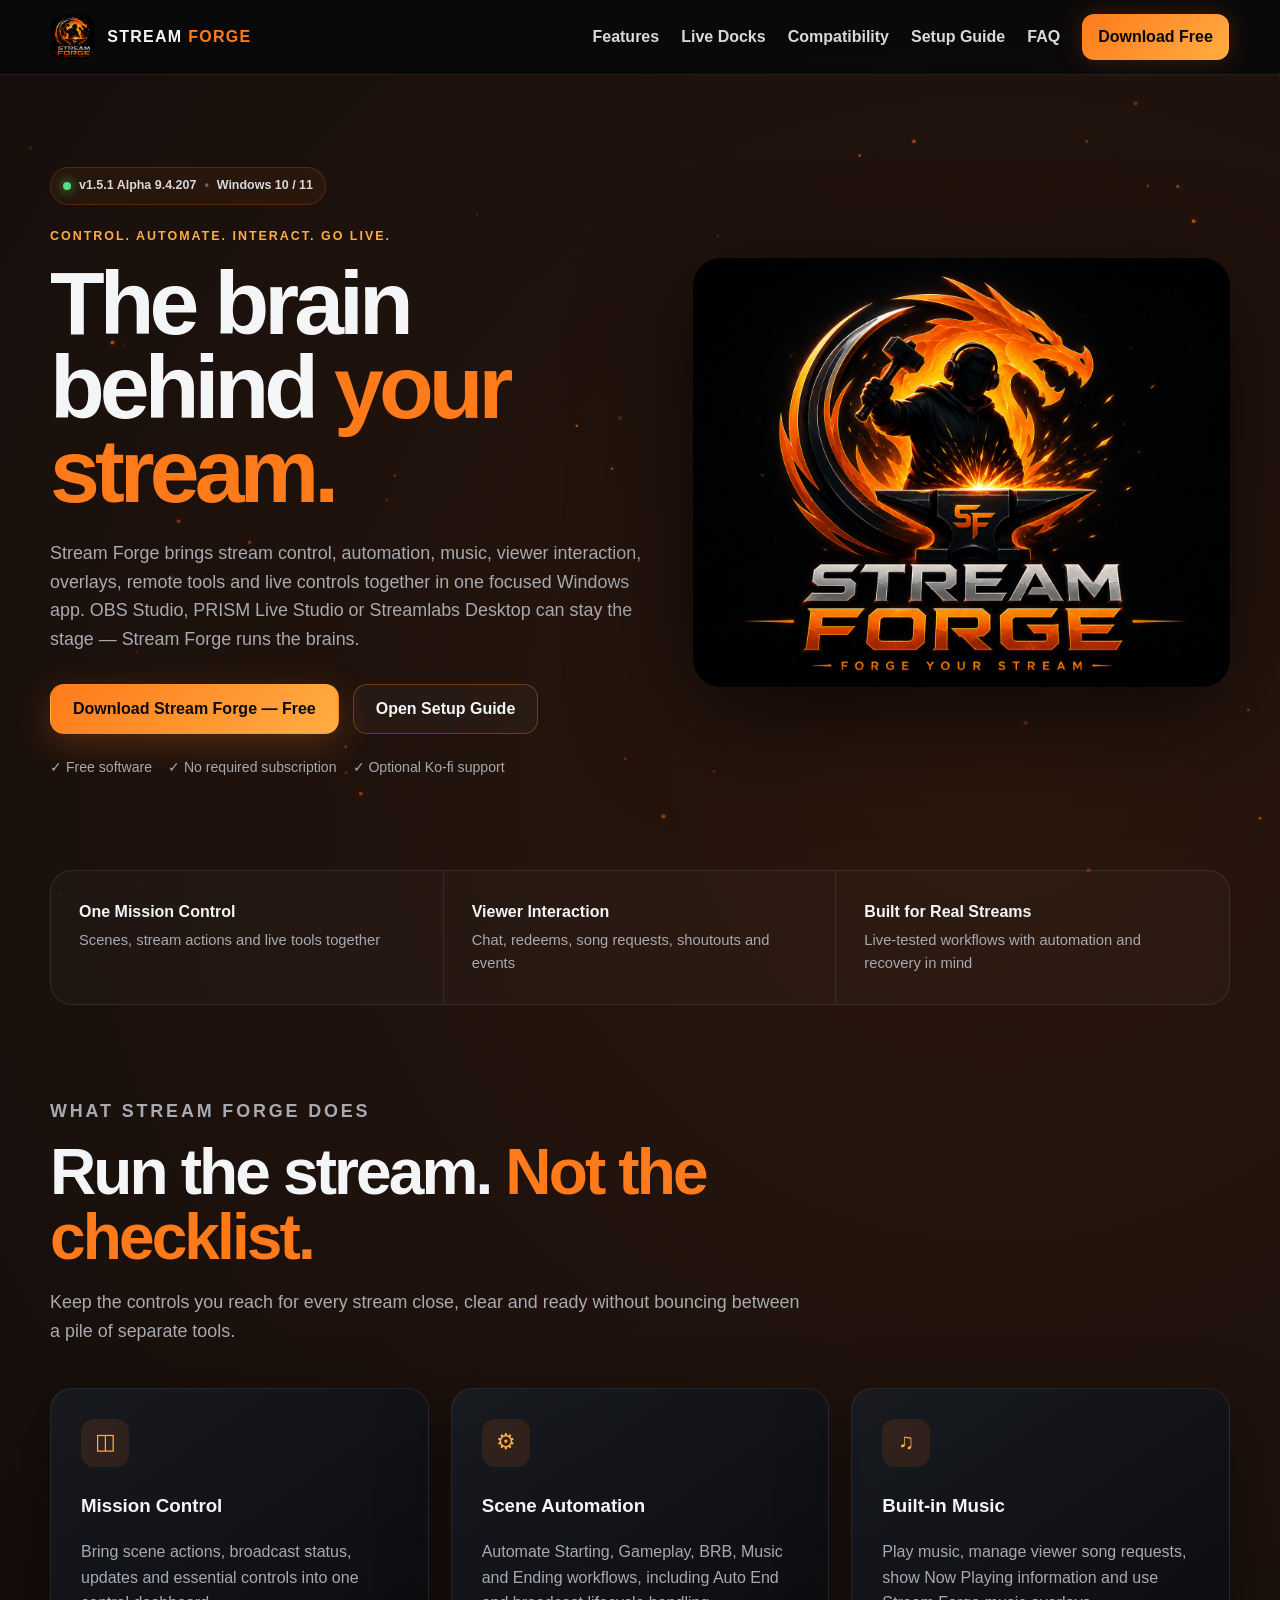
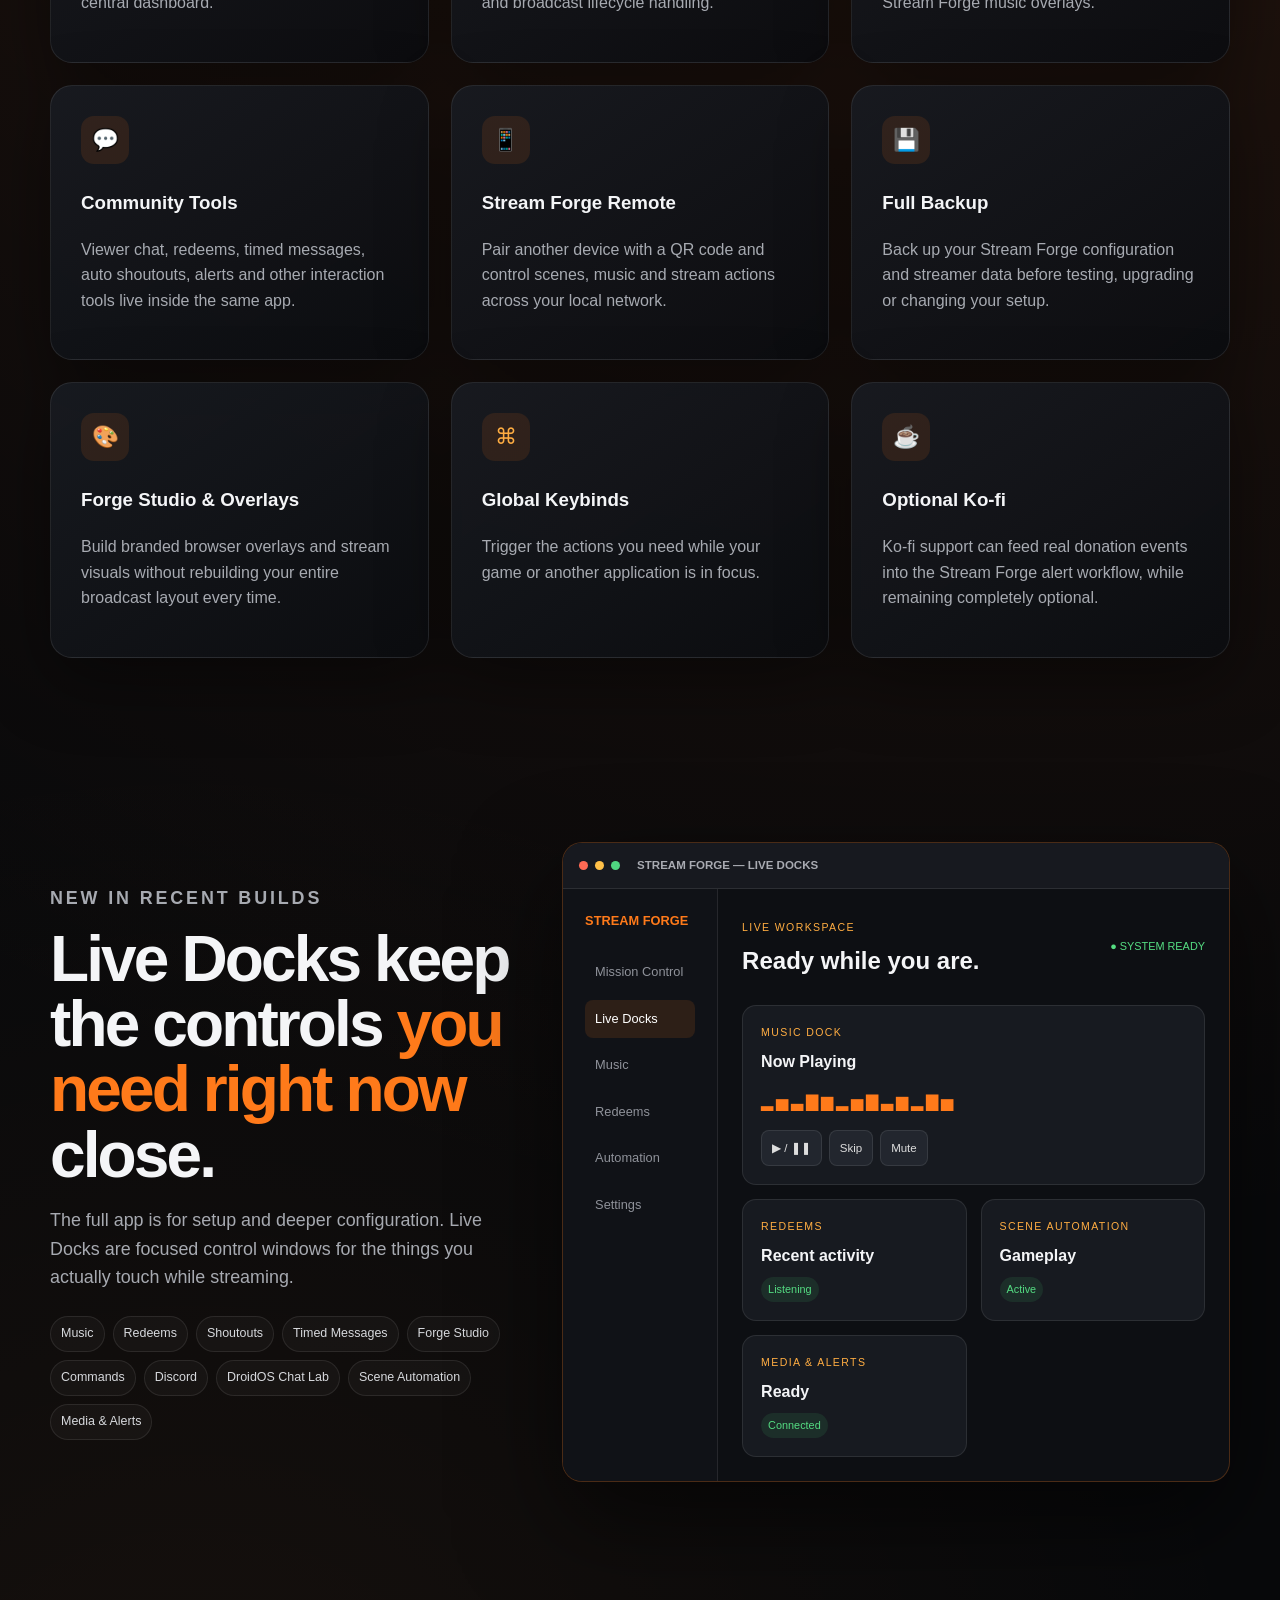
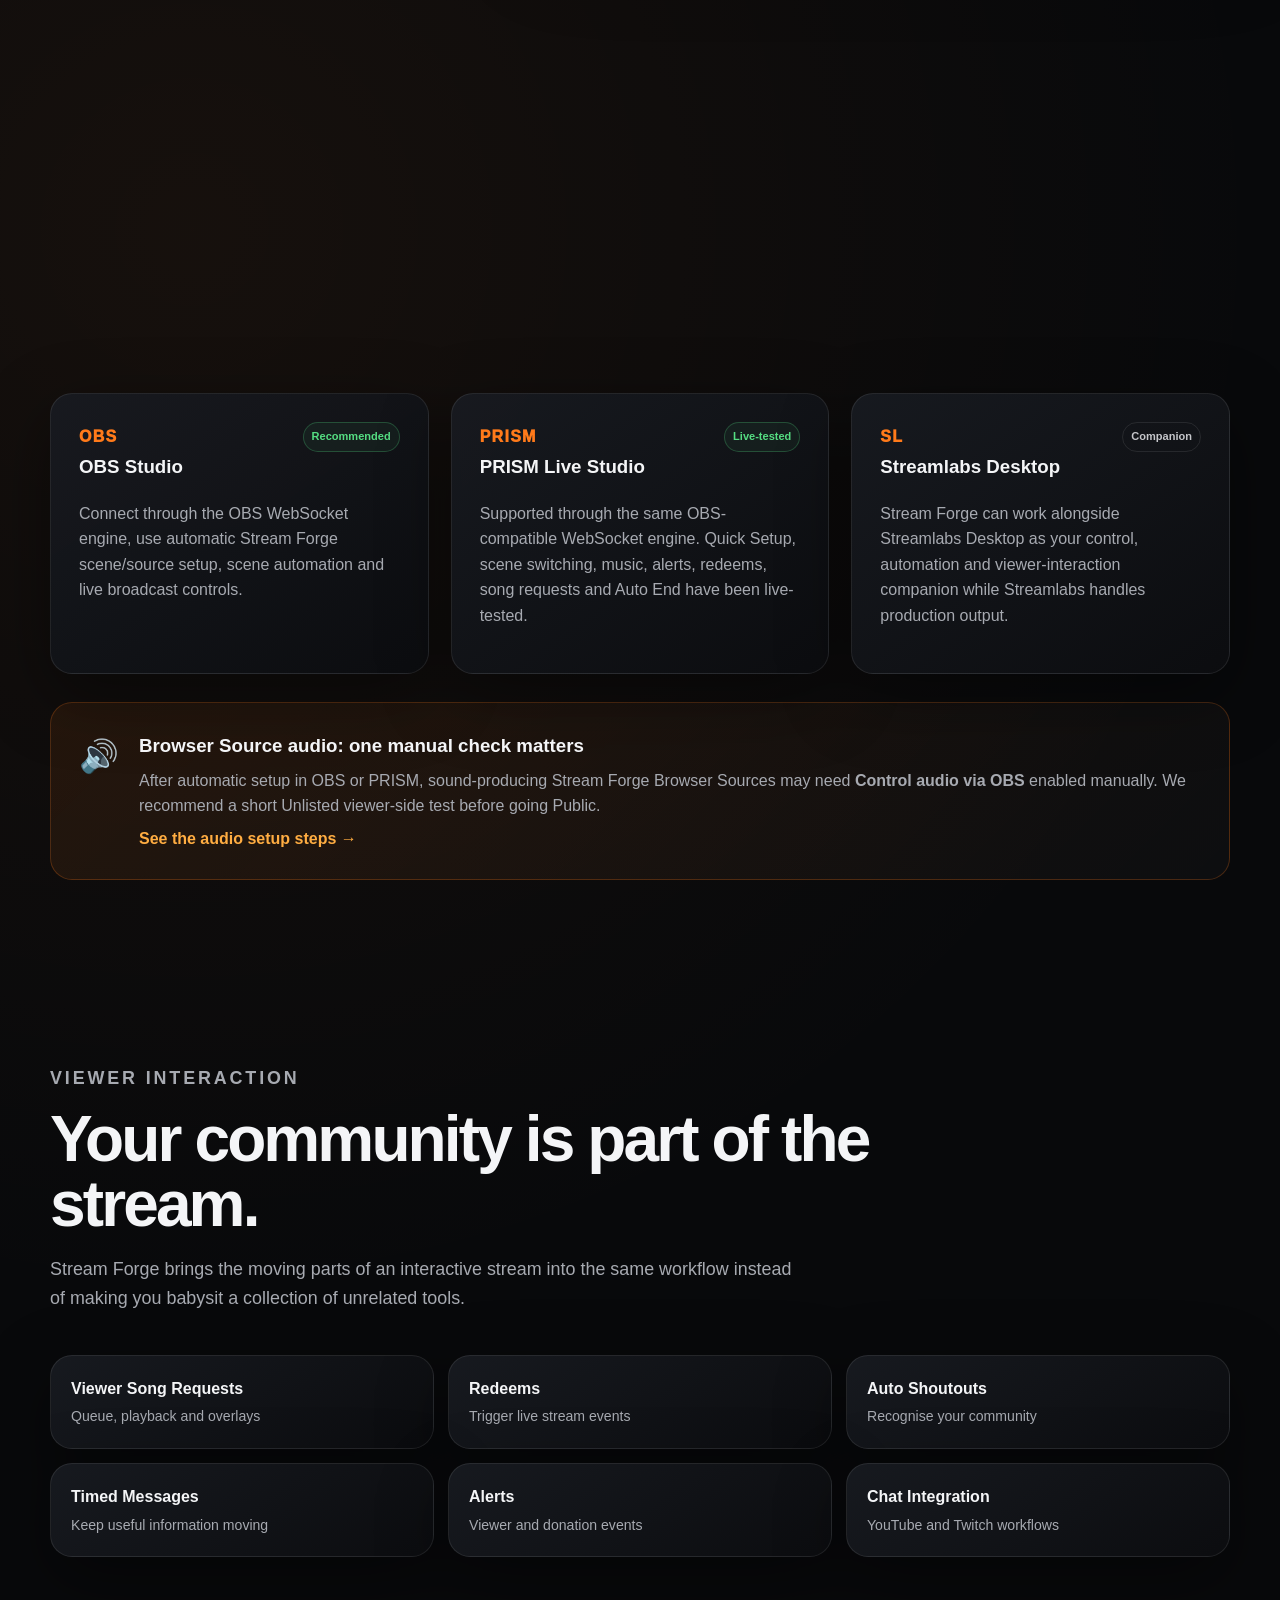
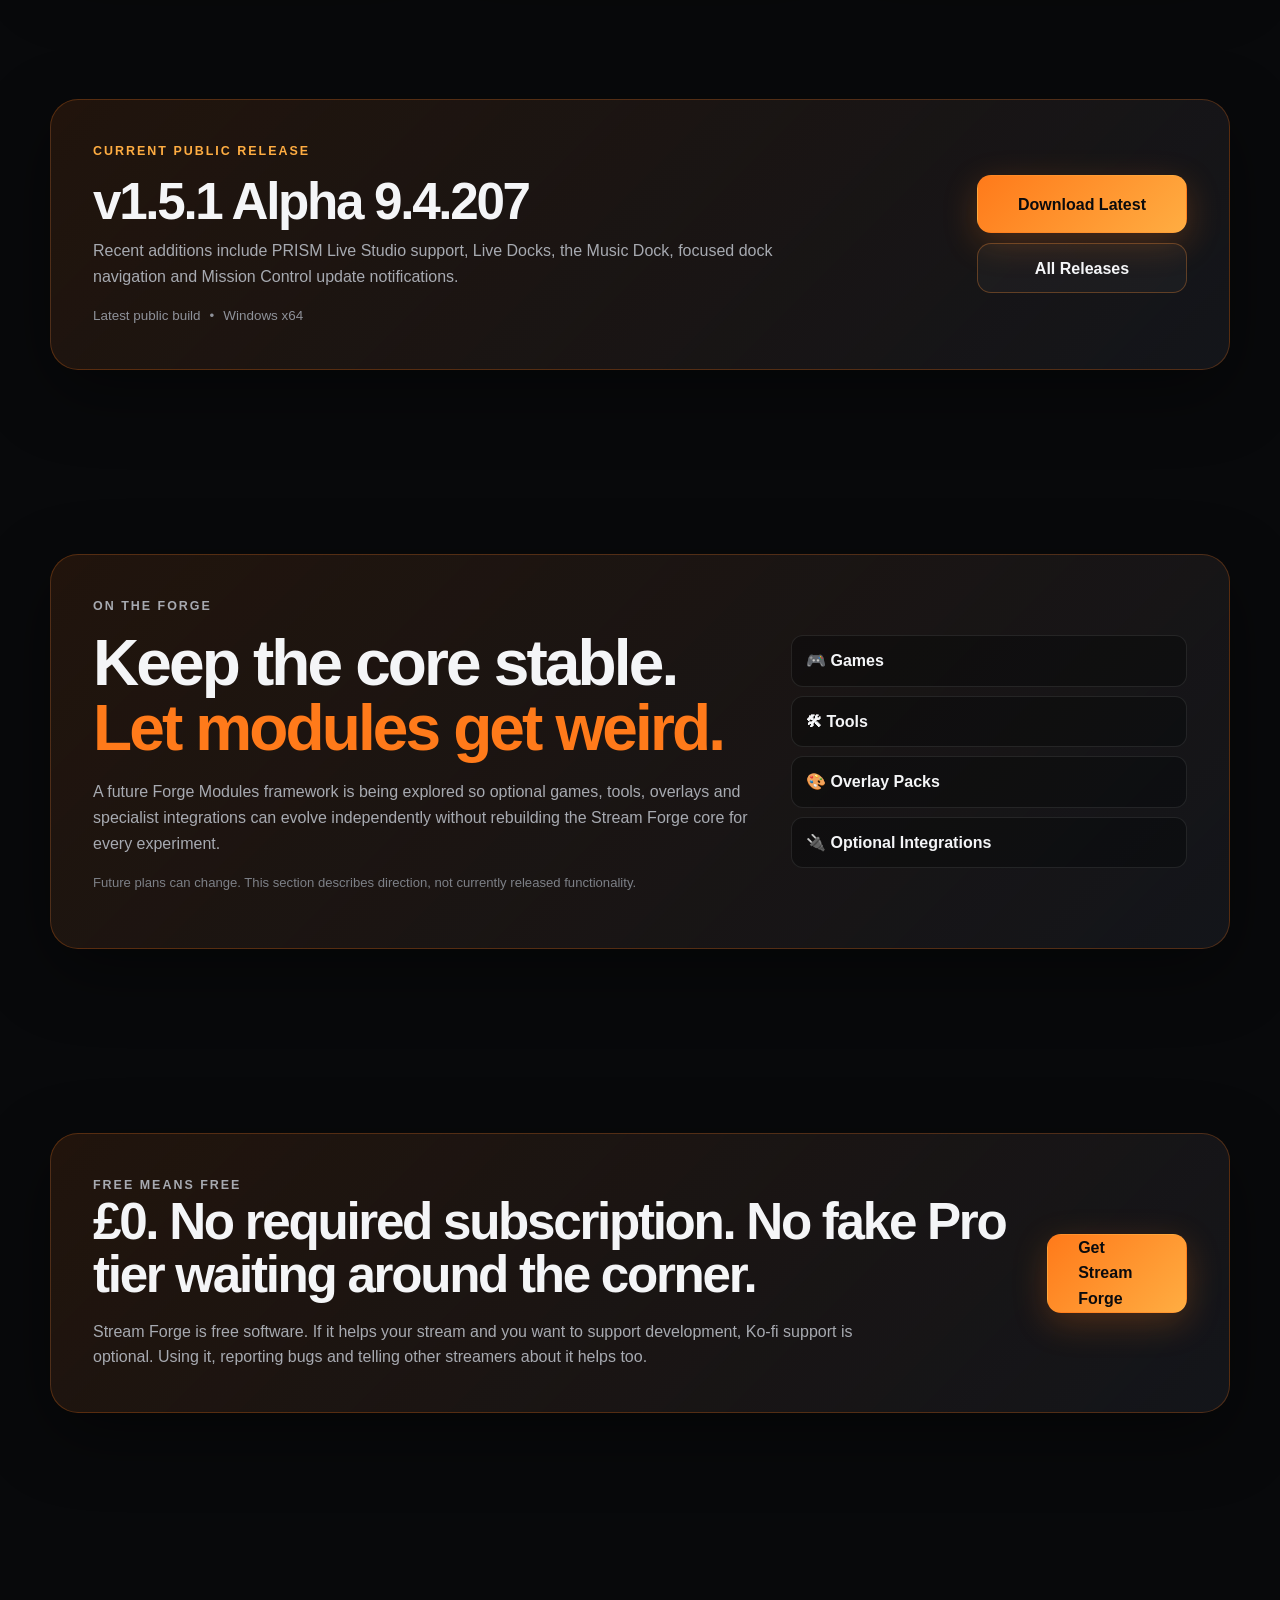
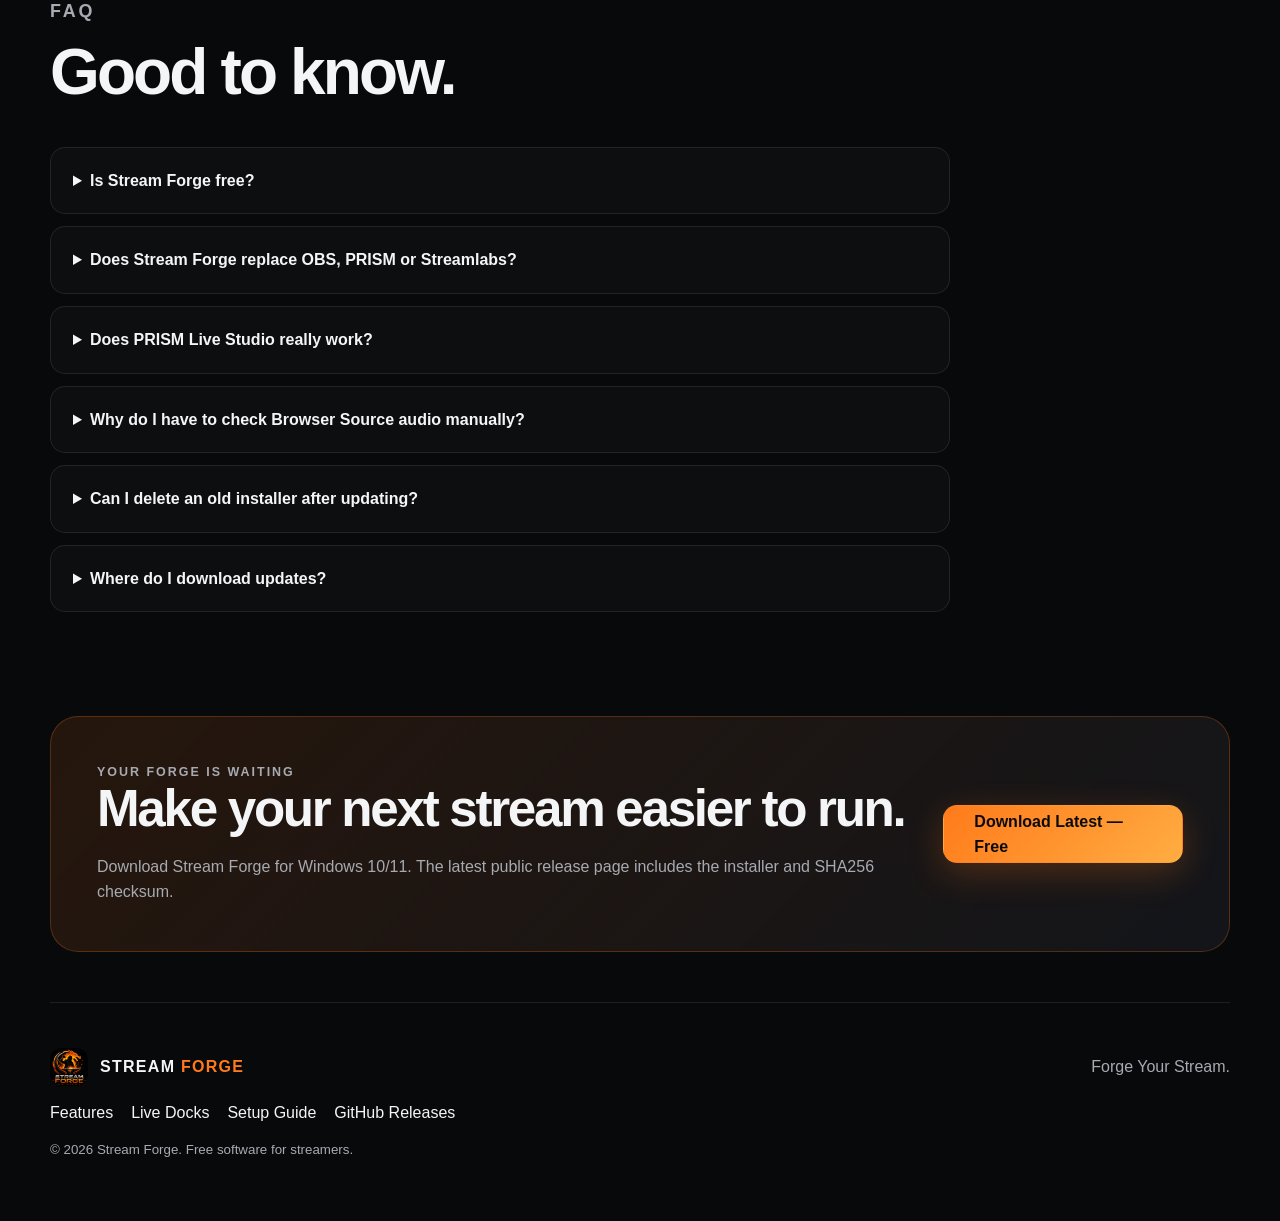
<file: index.html>
<!doctype html>
<html lang="en">
<head>
  <meta charset="utf-8">
  <meta name="viewport" content="width=device-width, initial-scale=1">
  <meta name="theme-color" content="#08090b">
  <meta name="description" content="Stream Forge is the brain behind your stream — automation, music, viewer interaction, overlays, remote control and live tools for Windows streamers.">
  <meta property="og:title" content="Stream Forge — Forge Your Stream">
  <meta property="og:description" content="Run the stream, not the checklist. Free Windows stream control, automation, music, viewer interaction and live tools.">
  <meta property="og:type" content="website">
  <meta property="og:url" content="https://forgeyourstream.com/">
  <meta property="og:image" content="https://forgeyourstream.com/assets/stream-forge-logo.png">
  <meta name="twitter:card" content="summary_large_image">
  <title>Stream Forge — The Brain Behind Your Stream</title>
  <link rel="icon" href="assets/stream-forge-logo.png">
  <link rel="stylesheet" href="styles.css">
  <script defer src="script.js"></script>
</head>
<body>
  <canvas id="embers" aria-hidden="true"></canvas>

  <header class="site-header">
    <a class="brand" href="#top" aria-label="Stream Forge home">
      <img src="assets/stream-forge-logo.png" alt="">
      <span>STREAM <strong>FORGE</strong></span>
    </a>

    <button class="menu-toggle" aria-expanded="false" aria-controls="main-nav">Menu</button>

    <nav id="main-nav" aria-label="Main navigation">
      <a href="#features">Features</a>
      <a href="#live-docks">Live Docks</a>
      <a href="#compatibility">Compatibility</a>
      <a href="tutorials.html">Setup Guide</a>
      <a href="#faq">FAQ</a>
      <a class="nav-cta" data-download-link href="https://github.com/darkknasgaming/Stream-Forge-Releases/releases/latest">Download Free</a>
    </nav>
  </header>

  <main id="top">
    <section class="hero section">
      <div class="hero-copy reveal">
        <div class="release-chip">
          <span class="live-dot"></span>
          <span data-latest-version>v1.5.1 Alpha 9.4.207</span>
          <span class="chip-divider">•</span>
          <span>Windows 10 / 11</span>
        </div>
        <p class="eyebrow">Control. Automate. Interact. Go live.</p>
        <h1>The brain behind <span>your stream.</span></h1>
        <p class="lead">
          Stream Forge brings stream control, automation, music, viewer interaction,
          overlays, remote tools and live controls together in one focused Windows app.
          OBS Studio, PRISM Live Studio or Streamlabs Desktop can stay the stage — Stream Forge runs the brains.
        </p>
        <div class="hero-actions">
          <a class="button primary spark-button" data-download-link href="https://github.com/darkknasgaming/Stream-Forge-Releases/releases/latest">Download Stream Forge — Free</a>
          <a class="button secondary" href="tutorials.html">Open Setup Guide</a>
        </div>
        <div class="hero-notes">
          <span>✓ Free software</span>
          <span>✓ No required subscription</span>
          <span>✓ Optional Ko-fi support</span>
        </div>
      </div>

      <div class="hero-art reveal">
        <div class="hero-ring"></div>
        <div class="glow"></div>
        <img src="assets/stream-forge-logo.png" alt="Stream Forge dragon, blacksmith and anvil artwork">
      </div>
    </section>

    <section class="trust-strip" aria-label="Product highlights">
      <div><strong>One Mission Control</strong><span>Scenes, stream actions and live tools together</span></div>
      <div><strong>Viewer Interaction</strong><span>Chat, redeems, song requests, shoutouts and events</span></div>
      <div><strong>Built for Real Streams</strong><span>Live-tested workflows with automation and recovery in mind</span></div>
    </section>

    <section id="features" class="section">
      <div class="section-heading reveal">
        <p class="eyebrow">What Stream Forge does</p>
        <h2>Run the stream. <span>Not the checklist.</span></h2>
        <p>Keep the controls you reach for every stream close, clear and ready without bouncing between a pile of separate tools.</p>
      </div>

      <div class="feature-grid">
        <article class="card reveal"><span class="icon">◫</span><h3>Mission Control</h3><p>Bring scene actions, broadcast status, updates and essential controls into one central dashboard.</p></article>
        <article class="card reveal"><span class="icon">⚙</span><h3>Scene Automation</h3><p>Automate Starting, Gameplay, BRB, Music and Ending workflows, including Auto End and broadcast lifecycle handling.</p></article>
        <article class="card reveal"><span class="icon">♫</span><h3>Built-in Music</h3><p>Play music, manage viewer song requests, show Now Playing information and use Stream Forge music overlays.</p></article>
        <article class="card reveal"><span class="icon">💬</span><h3>Community Tools</h3><p>Viewer chat, redeems, timed messages, auto shoutouts, alerts and other interaction tools live inside the same app.</p></article>
        <article class="card reveal"><span class="icon">📱</span><h3>Stream Forge Remote</h3><p>Pair another device with a QR code and control scenes, music and stream actions across your local network.</p></article>
        <article class="card reveal"><span class="icon">💾</span><h3>Full Backup</h3><p>Back up your Stream Forge configuration and streamer data before testing, upgrading or changing your setup.</p></article>
        <article class="card reveal"><span class="icon">🎨</span><h3>Forge Studio & Overlays</h3><p>Build branded browser overlays and stream visuals without rebuilding your entire broadcast layout every time.</p></article>
        <article class="card reveal"><span class="icon">⌘</span><h3>Global Keybinds</h3><p>Trigger the actions you need while your game or another application is in focus.</p></article>
        <article class="card reveal"><span class="icon">☕</span><h3>Optional Ko-fi</h3><p>Ko-fi support can feed real donation events into the Stream Forge alert workflow, while remaining completely optional.</p></article>
      </div>
    </section>

    <section id="live-docks" class="section live-docks-section">
      <div class="split-copy reveal">
        <p class="eyebrow">New in recent builds</p>
        <h2>Live Docks keep the controls <span>you need right now</span> close.</h2>
        <p>
          The full app is for setup and deeper configuration. Live Docks are focused control windows for the things you actually touch while streaming.
        </p>
        <div class="dock-tags" aria-label="Available Live Docks">
          <span>Music</span><span>Redeems</span><span>Shoutouts</span><span>Timed Messages</span><span>Forge Studio</span><span>Commands</span><span>Discord</span><span>DroidOS Chat Lab</span><span>Scene Automation</span><span>Media & Alerts</span>
        </div>
      </div>

      <div class="app-window reveal" aria-label="Stream Forge Live Docks interface concept">
        <div class="window-bar"><span></span><span></span><span></span><b>STREAM FORGE — LIVE DOCKS</b></div>
        <div class="window-body">
          <aside>
            <strong>STREAM FORGE</strong>
            <a>Mission Control</a><a class="active">Live Docks</a><a>Music</a><a>Redeems</a><a>Automation</a><a>Settings</a>
          </aside>
          <div class="dashboard">
            <div class="dash-head">
              <div><small>LIVE WORKSPACE</small><h3>Ready while you are.</h3></div>
              <span class="status">● SYSTEM READY</span>
            </div>
            <div class="dock-grid">
              <div class="dock-card featured-dock"><small>MUSIC DOCK</small><b>Now Playing</b><div class="wave">▂▅▃▇▆▂▅▇▃▆▂▇▅</div><div class="dock-actions"><button>▶ / ❚❚</button><button>Skip</button><button>Mute</button></div></div>
              <div class="dock-card"><small>REDEEMS</small><b>Recent activity</b><span class="mini-status">Listening</span></div>
              <div class="dock-card"><small>SCENE AUTOMATION</small><b>Gameplay</b><span class="mini-status">Active</span></div>
              <div class="dock-card"><small>MEDIA & ALERTS</small><b>Ready</b><span class="mini-status">Connected</span></div>
            </div>
          </div>
        </div>
      </div>
    </section>

    <section id="compatibility" class="section">
      <div class="section-heading reveal">
        <p class="eyebrow">Broadcast compatibility</p>
        <h2>Stream Forge runs the brains. <span>Your broadcast software puts it on screen.</span></h2>
        <p>Stream Forge complements your broadcasting software — it does not replace it.</p>
      </div>

      <div class="compat-grid">
        <article class="compat-card reveal">
          <div class="compat-head"><span class="compat-mark">OBS</span><span class="compat-status good">Recommended</span></div>
          <h3>OBS Studio</h3>
          <p>Connect through the OBS WebSocket engine, use automatic Stream Forge scene/source setup, scene automation and live broadcast controls.</p>
        </article>
        <article class="compat-card reveal">
          <div class="compat-head"><span class="compat-mark">PRISM</span><span class="compat-status good">Live-tested</span></div>
          <h3>PRISM Live Studio</h3>
          <p>Supported through the same OBS-compatible WebSocket engine. Quick Setup, scene switching, music, alerts, redeems, song requests and Auto End have been live-tested.</p>
        </article>
        <article class="compat-card reveal">
          <div class="compat-head"><span class="compat-mark">SL</span><span class="compat-status">Companion</span></div>
          <h3>Streamlabs Desktop</h3>
          <p>Stream Forge can work alongside Streamlabs Desktop as your control, automation and viewer-interaction companion while Streamlabs handles production output.</p>
        </article>
      </div>

      <div class="audio-note reveal">
        <div class="audio-icon">🔊</div>
        <div>
          <h3>Browser Source audio: one manual check matters</h3>
          <p>After automatic setup in OBS or PRISM, sound-producing Stream Forge Browser Sources may need <strong>Control audio via OBS</strong> enabled manually. We recommend a short Unlisted viewer-side test before going Public.</p>
          <a href="tutorials.html#audio">See the audio setup steps →</a>
        </div>
      </div>
    </section>

    <section class="section interaction-section">
      <div class="section-heading reveal">
        <p class="eyebrow">Viewer interaction</p>
        <h2>Your community is part of the stream.</h2>
        <p>Stream Forge brings the moving parts of an interactive stream into the same workflow instead of making you babysit a collection of unrelated tools.</p>
      </div>
      <div class="interaction-grid">
        <div class="interaction-card reveal"><b>Viewer Song Requests</b><span>Queue, playback and overlays</span></div>
        <div class="interaction-card reveal"><b>Redeems</b><span>Trigger live stream events</span></div>
        <div class="interaction-card reveal"><b>Auto Shoutouts</b><span>Recognise your community</span></div>
        <div class="interaction-card reveal"><b>Timed Messages</b><span>Keep useful information moving</span></div>
        <div class="interaction-card reveal"><b>Alerts</b><span>Viewer and donation events</span></div>
        <div class="interaction-card reveal"><b>Chat Integration</b><span>YouTube and Twitch workflows</span></div>
      </div>
    </section>

    <section class="section current-release">
      <div class="release-panel reveal">
        <div>
          <p class="eyebrow">Current public release</p>
          <h2 data-latest-version>v1.5.1 Alpha 9.4.207</h2>
          <p class="release-subtitle">Recent additions include PRISM Live Studio support, Live Docks, the Music Dock, focused dock navigation and Mission Control update notifications.</p>
          <div class="release-meta"><span data-latest-date>Latest public build</span><span>•</span><span>Windows x64</span></div>
        </div>
        <div class="release-actions">
          <a class="button primary large" data-download-link href="https://github.com/darkknasgaming/Stream-Forge-Releases/releases/latest">Download Latest</a>
          <a class="button secondary" href="https://github.com/darkknasgaming/Stream-Forge-Releases/releases" target="_blank" rel="noopener">All Releases</a>
        </div>
      </div>
    </section>

    <section id="future" class="section future-section">
      <div class="future-panel reveal">
        <div>
          <p class="eyebrow">On the forge</p>
          <h2>Keep the core stable. <span>Let modules get weird.</span></h2>
          <p>
            A future Forge Modules framework is being explored so optional games, tools, overlays and specialist integrations can evolve independently without rebuilding the Stream Forge core for every experiment.
          </p>
          <p class="small-note">Future plans can change. This section describes direction, not currently released functionality.</p>
        </div>
        <div class="module-stack" aria-hidden="true">
          <span>🎮 Games</span>
          <span>🛠 Tools</span>
          <span>🎨 Overlay Packs</span>
          <span>🔌 Optional Integrations</span>
        </div>
      </div>
    </section>

    <section class="section free-section">
      <div class="free-panel reveal">
        <div>
          <p class="eyebrow">Free means free</p>
          <h2>£0. No required subscription. No fake Pro tier waiting around the corner.</h2>
          <p>Stream Forge is free software. If it helps your stream and you want to support development, Ko-fi support is optional. Using it, reporting bugs and telling other streamers about it helps too.</p>
        </div>
        <a class="button primary large" data-download-link href="https://github.com/darkknasgaming/Stream-Forge-Releases/releases/latest">Get Stream Forge</a>
      </div>
    </section>

    <section id="faq" class="section faq">
      <div class="section-heading reveal"><p class="eyebrow">FAQ</p><h2>Good to know.</h2></div>
      <details class="reveal"><summary>Is Stream Forge free?</summary><p>Yes. Stream Forge is free software. There are no required subscriptions or paid feature tiers. Ko-fi support is completely optional.</p></details>
      <details class="reveal"><summary>Does Stream Forge replace OBS, PRISM or Streamlabs?</summary><p>No. Stream Forge is the control, logic and automation layer. Your broadcast software remains responsible for video production and broadcast output.</p></details>
      <details class="reveal"><summary>Does PRISM Live Studio really work?</summary><p>Yes. PRISM support uses Stream Forge's existing OBS-compatible WebSocket engine and has been tested with setup, scene switching, music, alerts, redeems, song requests, reconnect behaviour and Auto End.</p></details>
      <details class="reveal"><summary>Why do I have to check Browser Source audio manually?</summary><p>OBS and PRISM do not always preserve or expose Browser Source audio exactly as expected through automated setup. For sound-producing Stream Forge sources, enable <strong>Control audio via OBS</strong>, confirm the source appears in the mixer and run an Unlisted viewer-side test.</p></details>
      <details class="reveal"><summary>Can I delete an old installer after updating?</summary><p>Yes. Once the newer version is installed and opens correctly, the older <em>downloaded installer .exe</em> can be deleted. Your Stream Forge settings and local data are stored separately.</p></details>
      <details class="reveal"><summary>Where do I download updates?</summary><p>Use the public GitHub Releases page or Stream Forge's built-in update check. Mission Control can also notify you when a newer public version is available.</p></details>
    </section>

    <section id="download" class="section download reveal">
      <div>
        <p class="eyebrow">Your forge is waiting</p>
        <h2>Make your next stream easier to run.</h2>
        <p>Download Stream Forge for Windows 10/11. The latest public release page includes the installer and SHA256 checksum.</p>
      </div>
      <a class="button primary large spark-button" data-download-link href="https://github.com/darkknasgaming/Stream-Forge-Releases/releases/latest">Download Latest — Free</a>
    </section>
  </main>

  <footer>
    <a class="brand footer-brand" href="#top"><img src="assets/stream-forge-logo.png" alt=""><span>STREAM <strong>FORGE</strong></span></a>
    <p>Forge Your Stream.</p>
    <div><a href="#features">Features</a><a href="#live-docks">Live Docks</a><a href="tutorials.html">Setup Guide</a><a href="https://github.com/darkknasgaming/Stream-Forge-Releases/releases" target="_blank" rel="noopener">GitHub Releases</a></div>
    <small>© <span id="year"></span> Stream Forge. Free software for streamers.</small>
  </footer>
</body>
</html>
</file>
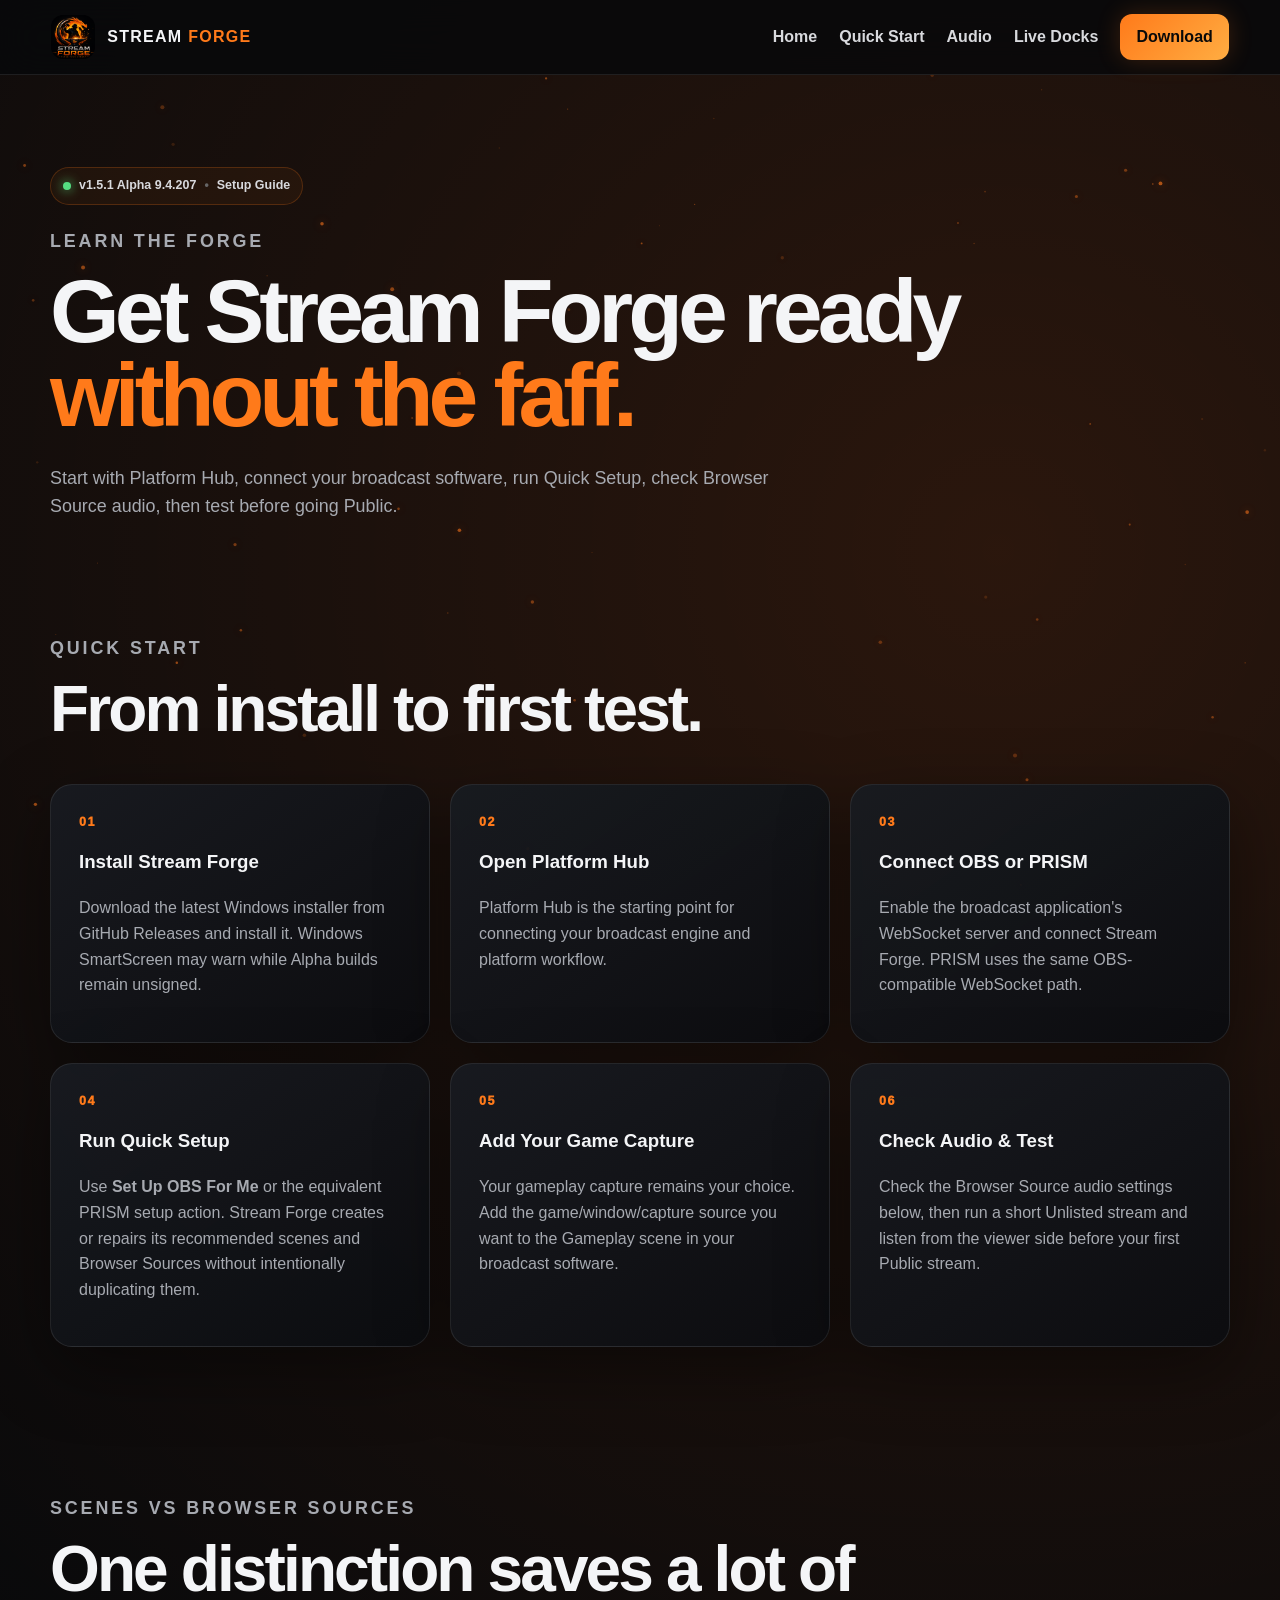
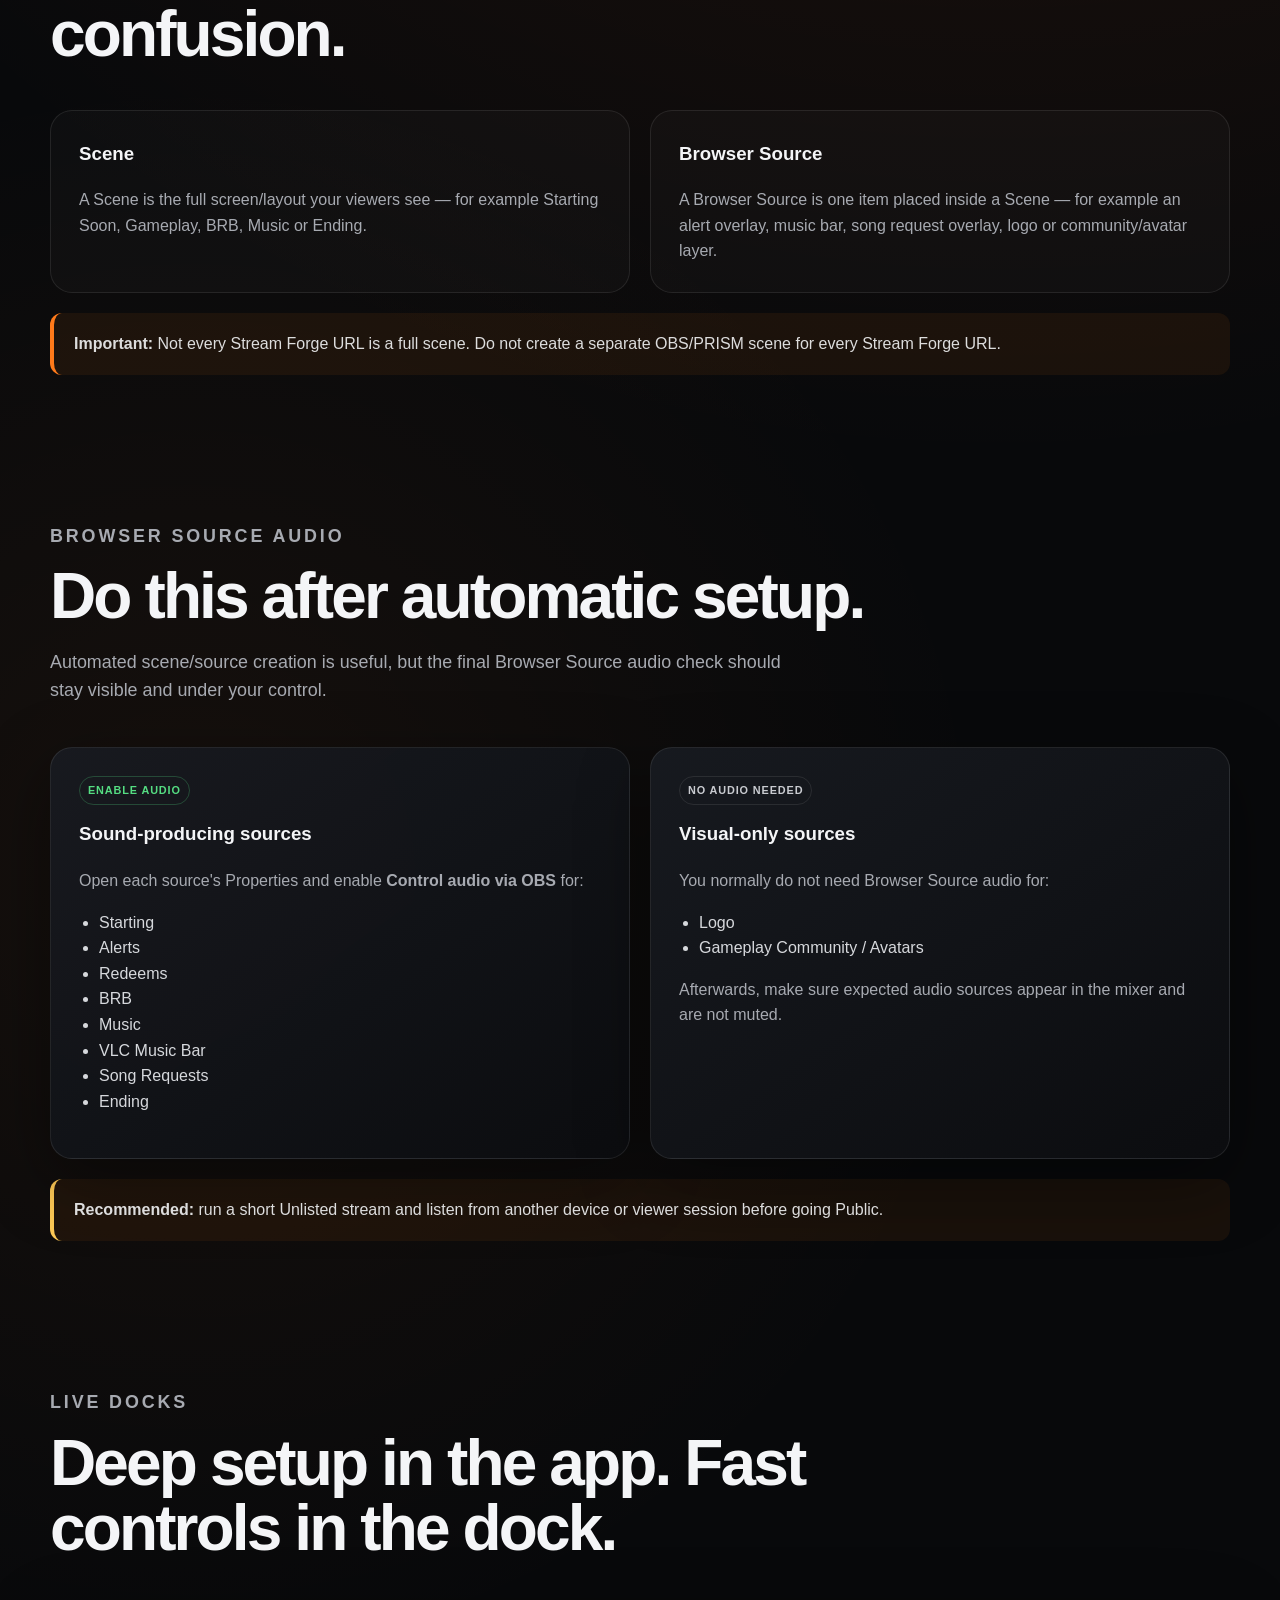
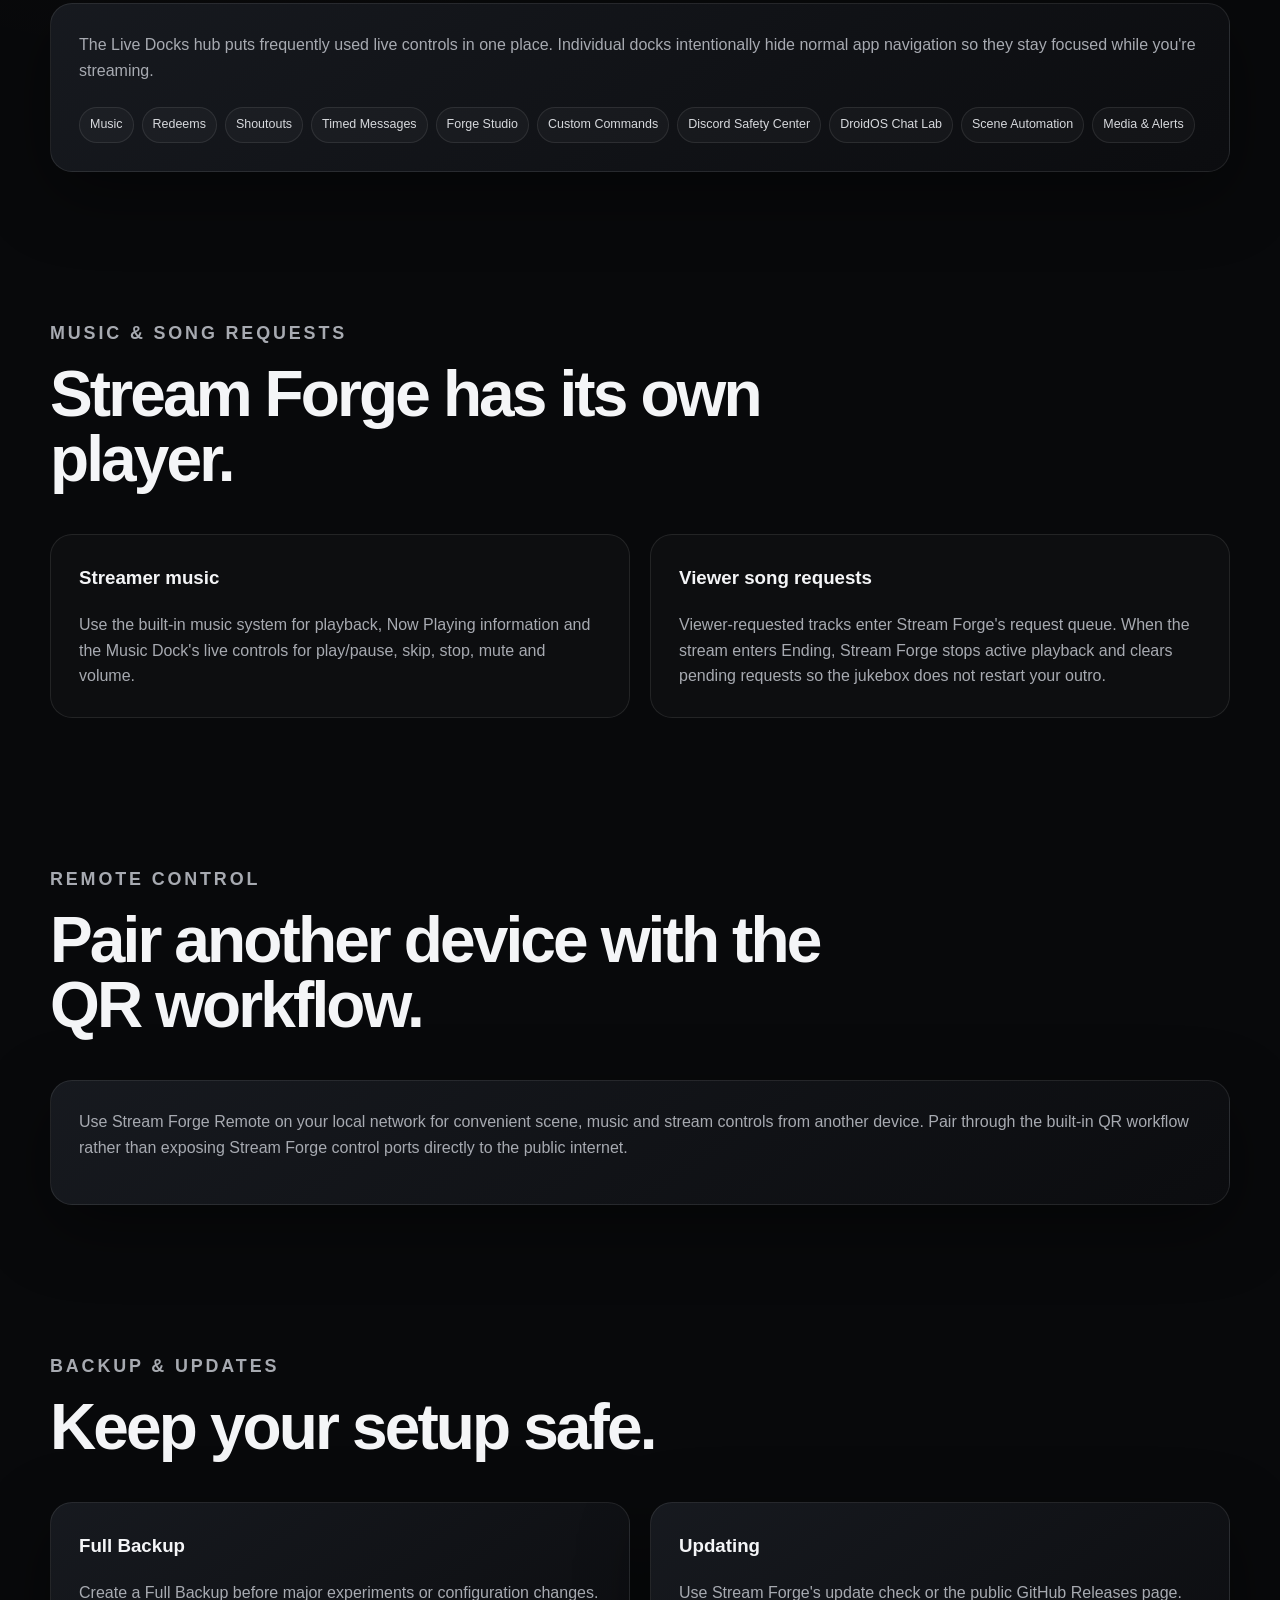
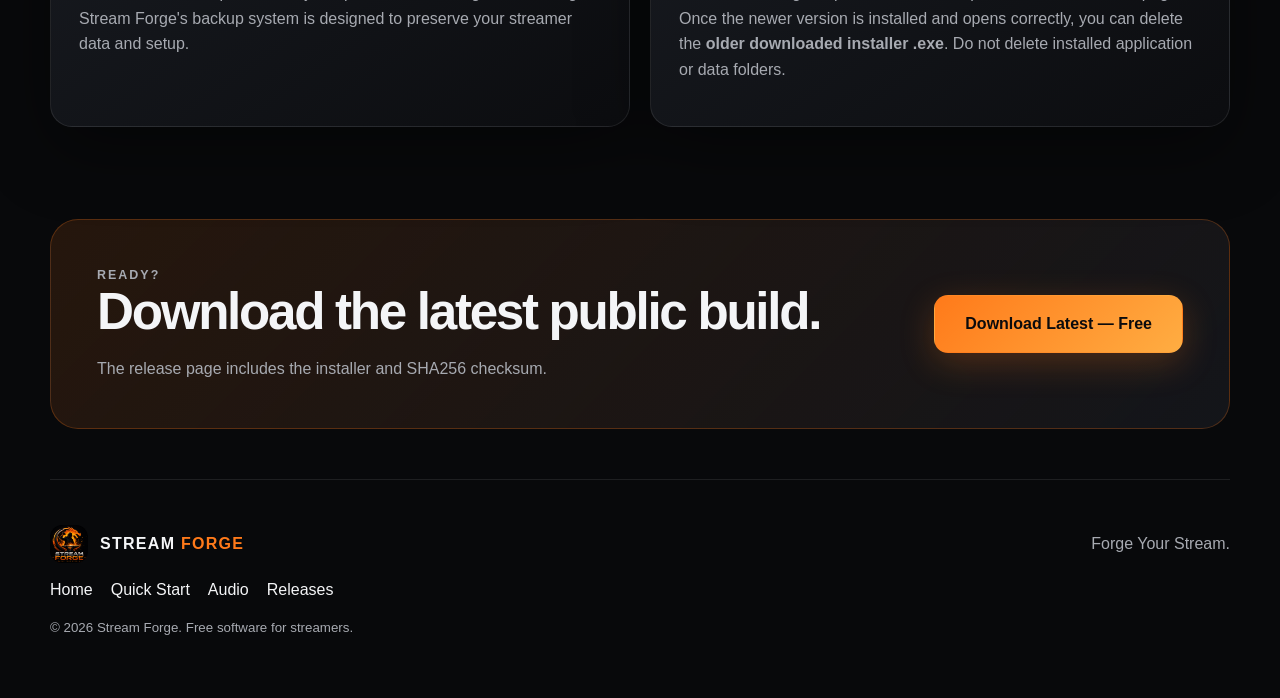
<file: tutorials.html>
<!doctype html>
<html lang="en">
<head>
  <meta charset="utf-8">
  <meta name="viewport" content="width=device-width, initial-scale=1">
  <meta name="theme-color" content="#08090b">
  <title>Stream Forge Setup Guide</title>
  <meta name="description" content="Practical setup guide for Stream Forge, OBS Studio, PRISM Live Studio, Browser Source audio, Live Docks, music and backups.">
  <link rel="icon" href="assets/stream-forge-logo.png">
  <link rel="stylesheet" href="styles.css">
  <script defer src="script.js"></script>
</head>
<body>
  <canvas id="embers" aria-hidden="true"></canvas>
  <header class="site-header">
    <a class="brand" href="index.html"><img src="assets/stream-forge-logo.png" alt=""><span>STREAM <strong>FORGE</strong></span></a>
    <button class="menu-toggle" aria-expanded="false" aria-controls="main-nav">Menu</button>
    <nav id="main-nav"><a href="index.html">Home</a><a href="#quick-start">Quick Start</a><a href="#audio">Audio</a><a href="#live-docks-guide">Live Docks</a><a class="nav-cta" data-download-link href="https://github.com/darkknasgaming/Stream-Forge-Releases/releases/latest">Download</a></nav>
  </header>

  <main class="subpage">
    <section class="section page-hero reveal">
      <div class="release-chip"><span class="live-dot"></span><span data-latest-version>v1.5.1 Alpha 9.4.207</span><span class="chip-divider">•</span><span>Setup Guide</span></div>
      <p class="eyebrow">Learn the forge</p>
      <h1>Get Stream Forge ready <span>without the faff.</span></h1>
      <p>Start with Platform Hub, connect your broadcast software, run Quick Setup, check Browser Source audio, then test before going Public.</p>
    </section>

    <section id="quick-start" class="section guide-section">
      <div class="section-heading reveal"><p class="eyebrow">Quick start</p><h2>From install to first test.</h2></div>
      <div class="steps-grid">
        <article class="guide-card reveal"><span class="step-number">01</span><h3>Install Stream Forge</h3><p>Download the latest Windows installer from GitHub Releases and install it. Windows SmartScreen may warn while Alpha builds remain unsigned.</p></article>
        <article class="guide-card reveal"><span class="step-number">02</span><h3>Open Platform Hub</h3><p>Platform Hub is the starting point for connecting your broadcast engine and platform workflow.</p></article>
        <article class="guide-card reveal"><span class="step-number">03</span><h3>Connect OBS or PRISM</h3><p>Enable the broadcast application's WebSocket server and connect Stream Forge. PRISM uses the same OBS-compatible WebSocket path.</p></article>
        <article class="guide-card reveal"><span class="step-number">04</span><h3>Run Quick Setup</h3><p>Use <strong>Set Up OBS For Me</strong> or the equivalent PRISM setup action. Stream Forge creates or repairs its recommended scenes and Browser Sources without intentionally duplicating them.</p></article>
        <article class="guide-card reveal"><span class="step-number">05</span><h3>Add Your Game Capture</h3><p>Your gameplay capture remains your choice. Add the game/window/capture source you want to the Gameplay scene in your broadcast software.</p></article>
        <article class="guide-card reveal"><span class="step-number">06</span><h3>Check Audio & Test</h3><p>Check the Browser Source audio settings below, then run a short Unlisted stream and listen from the viewer side before your first Public stream.</p></article>
      </div>
    </section>

    <section id="scenes" class="section guide-section">
      <div class="section-heading reveal"><p class="eyebrow">Scenes vs Browser Sources</p><h2>One distinction saves a lot of confusion.</h2></div>
      <div class="two-column-guide reveal">
        <div><h3>Scene</h3><p>A Scene is the full screen/layout your viewers see — for example Starting Soon, Gameplay, BRB, Music or Ending.</p></div>
        <div><h3>Browser Source</h3><p>A Browser Source is one item placed inside a Scene — for example an alert overlay, music bar, song request overlay, logo or community/avatar layer.</p></div>
      </div>
      <div class="callout reveal"><strong>Important:</strong> Not every Stream Forge URL is a full scene. Do not create a separate OBS/PRISM scene for every Stream Forge URL.</div>
    </section>

    <section id="audio" class="section guide-section">
      <div class="section-heading reveal"><p class="eyebrow">Browser Source audio</p><h2>Do this after automatic setup.</h2><p>Automated scene/source creation is useful, but the final Browser Source audio check should stay visible and under your control.</p></div>
      <div class="audio-guide-grid">
        <article class="guide-card reveal"><span class="guide-badge good">ENABLE AUDIO</span><h3>Sound-producing sources</h3><p>Open each source's Properties and enable <strong>Control audio via OBS</strong> for:</p><ul><li>Starting</li><li>Alerts</li><li>Redeems</li><li>BRB</li><li>Music</li><li>VLC Music Bar</li><li>Song Requests</li><li>Ending</li></ul></article>
        <article class="guide-card reveal"><span class="guide-badge">NO AUDIO NEEDED</span><h3>Visual-only sources</h3><p>You normally do not need Browser Source audio for:</p><ul><li>Logo</li><li>Gameplay Community / Avatars</li></ul><p>Afterwards, make sure expected audio sources appear in the mixer and are not muted.</p></article>
      </div>
      <div class="callout warning reveal"><strong>Recommended:</strong> run a short Unlisted stream and listen from another device or viewer session before going Public.</div>
    </section>

    <section id="live-docks-guide" class="section guide-section">
      <div class="section-heading reveal"><p class="eyebrow">Live Docks</p><h2>Deep setup in the app. Fast controls in the dock.</h2></div>
      <div class="guide-card wide-guide reveal">
        <p>The Live Docks hub puts frequently used live controls in one place. Individual docks intentionally hide normal app navigation so they stay focused while you're streaming.</p>
        <div class="dock-tags"><span>Music</span><span>Redeems</span><span>Shoutouts</span><span>Timed Messages</span><span>Forge Studio</span><span>Custom Commands</span><span>Discord Safety Center</span><span>DroidOS Chat Lab</span><span>Scene Automation</span><span>Media & Alerts</span></div>
      </div>
    </section>

    <section id="music" class="section guide-section">
      <div class="section-heading reveal"><p class="eyebrow">Music & song requests</p><h2>Stream Forge has its own player.</h2></div>
      <div class="two-column-guide reveal">
        <div><h3>Streamer music</h3><p>Use the built-in music system for playback, Now Playing information and the Music Dock's live controls for play/pause, skip, stop, mute and volume.</p></div>
        <div><h3>Viewer song requests</h3><p>Viewer-requested tracks enter Stream Forge's request queue. When the stream enters Ending, Stream Forge stops active playback and clears pending requests so the jukebox does not restart your outro.</p></div>
      </div>
    </section>

    <section id="remote" class="section guide-section">
      <div class="section-heading reveal"><p class="eyebrow">Remote control</p><h2>Pair another device with the QR workflow.</h2></div>
      <div class="guide-card wide-guide reveal"><p>Use Stream Forge Remote on your local network for convenient scene, music and stream controls from another device. Pair through the built-in QR workflow rather than exposing Stream Forge control ports directly to the public internet.</p></div>
    </section>

    <section id="backup" class="section guide-section">
      <div class="section-heading reveal"><p class="eyebrow">Backup & updates</p><h2>Keep your setup safe.</h2></div>
      <div class="audio-guide-grid">
        <article class="guide-card reveal"><h3>Full Backup</h3><p>Create a Full Backup before major experiments or configuration changes. Stream Forge's backup system is designed to preserve your streamer data and setup.</p></article>
        <article class="guide-card reveal"><h3>Updating</h3><p>Use Stream Forge's update check or the public GitHub Releases page. Once the newer version is installed and opens correctly, you can delete the <strong>older downloaded installer .exe</strong>. Do not delete installed application or data folders.</p></article>
      </div>
    </section>

    <section class="section download reveal">
      <div><p class="eyebrow">Ready?</p><h2>Download the latest public build.</h2><p>The release page includes the installer and SHA256 checksum.</p></div>
      <a class="button primary large" data-download-link href="https://github.com/darkknasgaming/Stream-Forge-Releases/releases/latest">Download Latest — Free</a>
    </section>
  </main>

  <footer>
    <a class="brand footer-brand" href="index.html"><img src="assets/stream-forge-logo.png" alt=""><span>STREAM <strong>FORGE</strong></span></a>
    <p>Forge Your Stream.</p>
    <div><a href="index.html">Home</a><a href="#quick-start">Quick Start</a><a href="#audio">Audio</a><a href="https://github.com/darkknasgaming/Stream-Forge-Releases/releases" target="_blank" rel="noopener">Releases</a></div>
    <small>© <span id="year"></span> Stream Forge. Free software for streamers.</small>
  </footer>
</body>
</html>
</file>
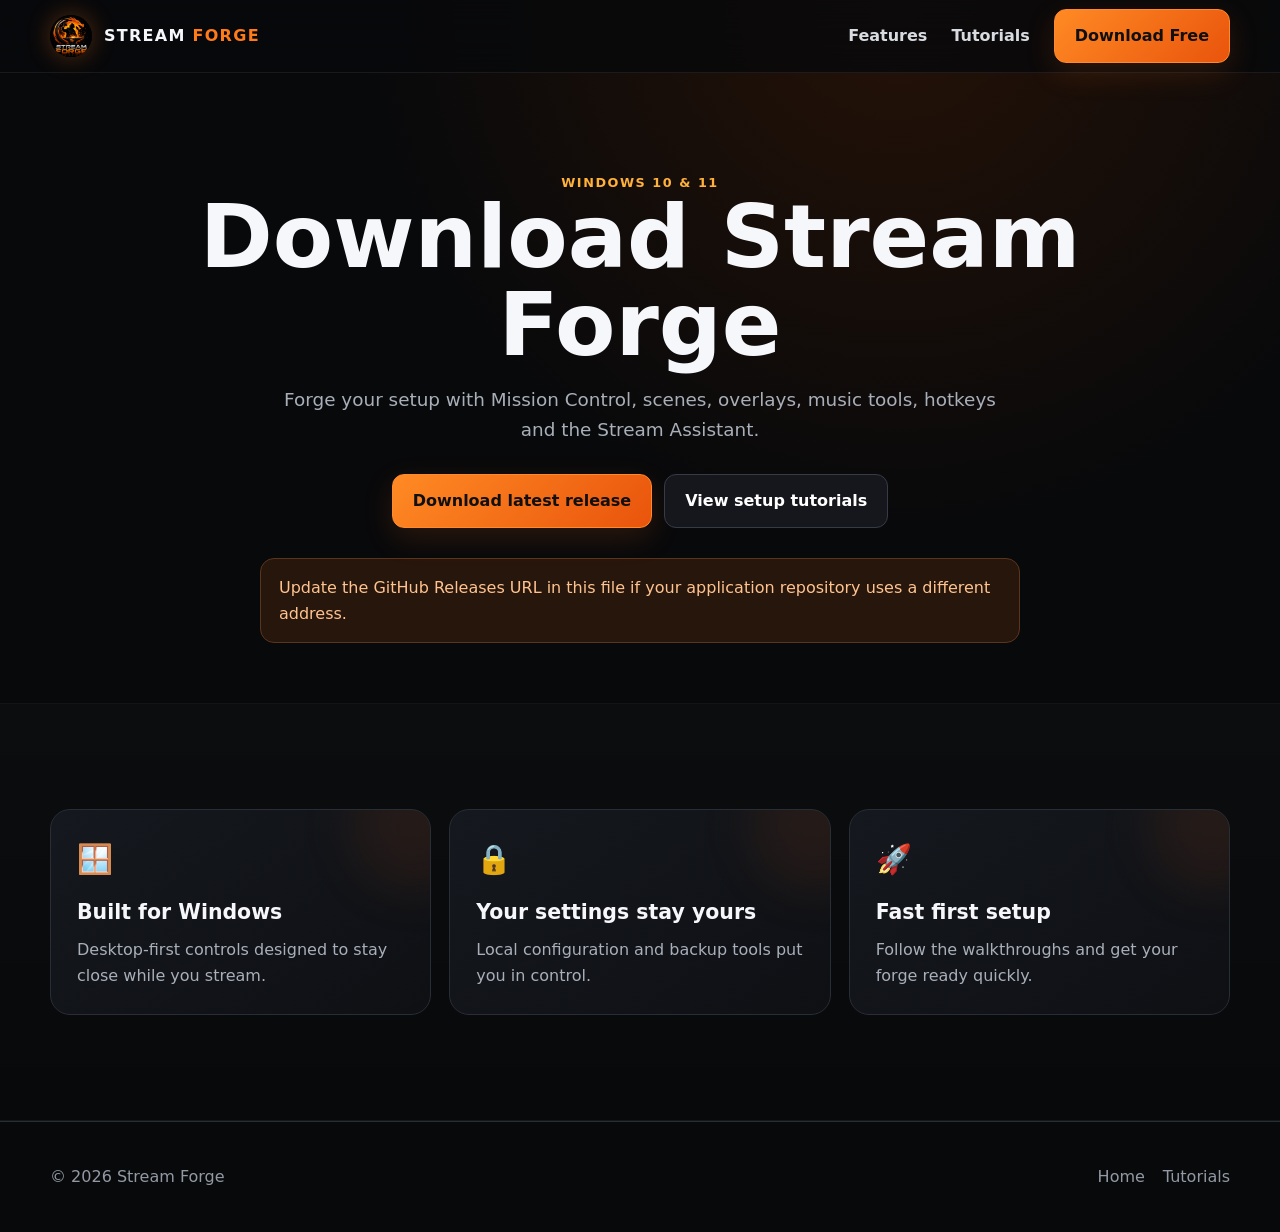
<file: assets/download.html>
<!doctype html><html lang="en"><head><meta charset="utf-8"><meta name="viewport" content="width=device-width,initial-scale=1"><title>Download — Stream Forge</title><meta name="description" content="Download Stream Forge for Windows."><link rel="stylesheet" href="assets/css/styles.css"></head><body><nav class="nav"><div class="wrap navin"><a class="brand" href="index.html"><img src="assets/images/stream-forge-logo.png" alt=""><span>STREAM <b>FORGE</b></span></a><div class="links"><a href="index.html#features">Features</a><a href="tutorials.html">Tutorials</a><a class="btn" href="#download">Download Free</a></div></div></nav><header class="pagehero"><div class="wrap"><div class="kicker">Windows 10 & 11</div><h1>Download Stream Forge</h1><p>Forge your setup with Mission Control, scenes, overlays, music tools, hotkeys and the Stream Assistant.</p><div class="actions" style="justify-content:center"><a id="download" class="btn" href="https://github.com/darkknasgaming/Stream-Forge/releases">Download latest release</a><a class="btn ghost" href="tutorials.html">View setup tutorials</a></div><div class="notice" style="max-width:760px;margin:30px auto 0;text-align:left">Update the GitHub Releases URL in this file if your application repository uses a different address.</div></div></header><section class="section alt"><div class="wrap"><div class="grid"><article class="card"><div class="icon">🪟</div><h3>Built for Windows</h3><p>Desktop-first controls designed to stay close while you stream.</p></article><article class="card"><div class="icon">🔒</div><h3>Your settings stay yours</h3><p>Local configuration and backup tools put you in control.</p></article><article class="card"><div class="icon">🚀</div><h3>Fast first setup</h3><p>Follow the walkthroughs and get your forge ready quickly.</p></article></div></div></section><footer class="footer"><div class="wrap foot"><div>© <span data-year></span> Stream Forge</div><div class="footlinks"><a href="index.html">Home</a><a href="tutorials.html">Tutorials</a></div></div></footer><script src="assets/js/site.js"></script></body></html>
</file>
<file: styles.css>
:root{
  --bg:#08090b;--panel:#111318;--panel2:#171a20;--text:#f4f5f7;--muted:#a7aab1;
  --orange:#ff7a1a;--orange2:#ffad42;--green:#55dd82;--line:rgba(255,255,255,.09);
  --shadow:0 22px 70px rgba(0,0,0,.42);--radius:22px;
}
*{box-sizing:border-box}
html{scroll-behavior:smooth}
body{margin:0;background:radial-gradient(circle at 78% 10%,rgba(255,105,24,.14),transparent 30%),radial-gradient(circle at 15% 45%,rgba(255,133,42,.06),transparent 25%),var(--bg);color:var(--text);font-family:Inter,Segoe UI,Arial,sans-serif;line-height:1.6}
a{color:inherit;text-decoration:none}
img{max-width:100%;display:block}
button{font:inherit}
#embers{position:fixed;inset:0;width:100%;height:100%;pointer-events:none;z-index:-1}
.site-header{position:sticky;top:0;z-index:40;display:flex;align-items:center;justify-content:space-between;padding:14px clamp(18px,4vw,60px);background:rgba(8,9,11,.84);backdrop-filter:blur(18px);border-bottom:1px solid var(--line)}
.brand{display:flex;align-items:center;gap:12px;font-weight:900;letter-spacing:.08em}.brand img{width:44px;height:44px;object-fit:cover;border-radius:12px}.brand strong{color:var(--orange)}
.site-header nav{display:flex;gap:22px;align-items:center}.site-header nav a{color:#d8d9dd;font-weight:650}.site-header nav a:hover{color:#fff}
.nav-cta{padding:10px 16px;border-radius:12px;background:linear-gradient(135deg,var(--orange),var(--orange2));color:#090909!important;box-shadow:0 0 25px rgba(255,122,26,.2)}
.menu-toggle{display:none;background:none;color:#fff;border:1px solid var(--line);border-radius:10px;padding:8px 12px}
.section{width:min(1180px,calc(100% - 36px));margin:auto;padding:92px 0}.hero{min-height:82vh;display:grid;grid-template-columns:1.05fr .95fr;gap:50px;align-items:center}
.eyebrow{margin:0 0 14px;color:var(--orange2);font-size:.78rem;font-weight:850;letter-spacing:.16em;text-transform:uppercase}
h1,h2,h3,p{margin-top:0}h1{font-size:clamp(3.3rem,7vw,6.7rem);line-height:.94;letter-spacing:-.055em;margin-bottom:26px}h1 span,h2 span{color:var(--orange)}
h2{font-size:clamp(2.2rem,5vw,4.4rem);line-height:1.02;letter-spacing:-.045em;margin-bottom:18px}.lead,.section-heading p,.split-copy p,.page-hero p{color:var(--muted);font-size:1.12rem;max-width:760px}
.release-chip{display:inline-flex;align-items:center;gap:8px;margin-bottom:22px;padding:8px 12px;border:1px solid rgba(255,122,26,.22);border-radius:999px;background:rgba(255,122,26,.06);color:#d8d9dd;font-size:.78rem;font-weight:750}.live-dot{width:8px;height:8px;border-radius:50%;background:var(--green);box-shadow:0 0 12px var(--green)}.chip-divider{color:#666}
.hero-actions{display:flex;gap:14px;flex-wrap:wrap;margin:30px 0 22px}.button{display:inline-flex;align-items:center;justify-content:center;min-height:50px;padding:0 22px;border-radius:14px;font-weight:850;border:1px solid transparent;transition:.25s transform,.25s box-shadow,.25s border-color}.button:hover{transform:translateY(-2px)}
.primary{background:linear-gradient(135deg,var(--orange),var(--orange2));color:#0b0b0d;box-shadow:0 10px 35px rgba(255,122,26,.24)}.secondary{border-color:rgba(255,145,55,.3);background:rgba(255,255,255,.03)}.large{min-height:58px;padding:0 30px}
.hero-notes{display:flex;gap:16px;flex-wrap:wrap;color:var(--muted);font-size:.88rem}.hero-notes span{display:inline-flex;gap:5px}.hero-art{position:relative}.hero-art img{position:relative;z-index:2;filter:drop-shadow(0 28px 55px rgba(0,0,0,.65));border-radius:28px}.glow{position:absolute;inset:12%;background:radial-gradient(circle,rgba(255,105,18,.4),transparent 68%);filter:blur(34px)}.hero-ring{position:absolute;inset:4%;border:1px solid rgba(255,133,42,.18);border-radius:50%;animation:spin 24s linear infinite}@keyframes spin{to{transform:rotate(360deg)}}
.trust-strip{width:min(1180px,calc(100% - 36px));margin:0 auto;display:grid;grid-template-columns:repeat(3,1fr);border:1px solid var(--line);border-radius:var(--radius);overflow:hidden;background:rgba(255,255,255,.025)}.trust-strip div{padding:28px;border-right:1px solid var(--line)}.trust-strip div:last-child{border-right:0}.trust-strip strong,.trust-strip span{display:block}.trust-strip span{color:var(--muted);font-size:.92rem;margin-top:4px}
.section-heading{max-width:820px;margin-bottom:42px}.feature-grid{display:grid;grid-template-columns:repeat(3,1fr);gap:22px}.card,.compat-card,.guide-card,.interaction-card{border:1px solid var(--line);border-radius:var(--radius);background:linear-gradient(145deg,rgba(24,27,33,.94),rgba(12,13,16,.96));box-shadow:var(--shadow)}.card{padding:30px;min-height:225px}.card:hover,.compat-card:hover,.guide-card:hover{border-color:rgba(255,122,26,.38);transform:translateY(-3px)}.card,.compat-card,.guide-card{transition:.25s}.icon{display:grid;place-items:center;width:48px;height:48px;border-radius:13px;background:rgba(255,122,26,.11);color:var(--orange2);font-size:1.35rem;margin-bottom:24px}.card p,.compat-card p,.guide-card p{color:var(--muted)}
.live-docks-section{display:grid;grid-template-columns:.82fr 1.18fr;gap:48px;align-items:center}.dock-tags{display:flex;gap:8px;flex-wrap:wrap;margin-top:24px}.dock-tags span{padding:7px 10px;border:1px solid var(--line);border-radius:999px;background:rgba(255,255,255,.03);color:#d7d9dd;font-size:.78rem}
.app-window{border:1px solid rgba(255,129,34,.25);border-radius:20px;overflow:hidden;background:#0d0f13;box-shadow:0 40px 100px rgba(0,0,0,.55)}.window-bar{height:46px;display:flex;align-items:center;gap:7px;padding:0 16px;background:#17191f;border-bottom:1px solid var(--line);font-size:.72rem;color:#a9abb2}.window-bar span{width:9px;height:9px;border-radius:50%;background:#ff6a54}.window-bar span:nth-child(2){background:#ffc048}.window-bar span:nth-child(3){background:#4fd681}.window-bar b{margin-left:10px}.window-body{display:grid;grid-template-columns:155px 1fr;min-height:420px}.window-body aside{padding:22px;background:#101217;border-right:1px solid var(--line);display:flex;flex-direction:column;gap:8px}.window-body aside strong{color:var(--orange);font-size:.8rem;margin-bottom:14px}.window-body aside a{padding:9px 10px;border-radius:8px;color:#8f929a;font-size:.8rem}.window-body aside .active{background:rgba(255,122,26,.12);color:#fff}.dashboard{padding:24px}.dash-head{display:flex;justify-content:space-between;align-items:center;gap:14px}.dash-head small,.dock-card small{color:var(--orange2);font-size:.66rem;letter-spacing:.13em}.dash-head h3{margin:4px 0 0;font-size:1.5rem}.status{font-size:.68rem;color:var(--green);white-space:nowrap}.dock-grid{display:grid;grid-template-columns:1fr 1fr;gap:14px;margin-top:24px}.dock-card{padding:18px;background:#171a20;border:1px solid var(--line);border-radius:14px;display:flex;flex-direction:column;gap:8px}.dock-card.featured-dock{grid-column:1/-1}.wave{color:var(--orange);letter-spacing:3px;margin:7px 0}.dock-actions{display:flex;gap:7px}.dock-actions button{padding:8px 10px;background:#22262e;border:1px solid var(--line);color:#ddd;border-radius:8px;font-size:.72rem}.mini-status{align-self:flex-start;padding:4px 7px;border-radius:999px;background:rgba(72,220,123,.1);color:#54dc82;font-size:.68rem}
.compat-grid{display:grid;grid-template-columns:repeat(3,1fr);gap:22px}.compat-card{padding:28px}.compat-head{display:flex;justify-content:space-between;gap:10px;align-items:center}.compat-mark{font-weight:950;color:var(--orange);letter-spacing:.08em}.compat-status{font-size:.69rem;font-weight:850;color:#c5c6ca;padding:5px 8px;border:1px solid var(--line);border-radius:99px}.compat-status.good{color:var(--green);border-color:rgba(85,221,130,.25);background:rgba(85,221,130,.06)}.audio-note{margin-top:28px;padding:28px;border:1px solid rgba(255,122,26,.24);border-radius:var(--radius);background:linear-gradient(135deg,rgba(255,122,26,.09),rgba(255,255,255,.025));display:flex;gap:20px;align-items:flex-start}.audio-icon{font-size:2rem}.audio-note h3{margin-bottom:7px}.audio-note p{color:var(--muted);margin-bottom:7px}.audio-note a{color:var(--orange2);font-weight:800}
.interaction-grid{display:grid;grid-template-columns:repeat(3,1fr);gap:14px}.interaction-card{padding:20px}.interaction-card b,.interaction-card span{display:block}.interaction-card span{color:var(--muted);font-size:.88rem;margin-top:4px}
.current-release{padding-top:50px}.release-panel,.future-panel,.free-panel{border:1px solid rgba(255,122,26,.25);border-radius:28px;background:linear-gradient(135deg,rgba(255,122,26,.1),rgba(20,22,27,.97));box-shadow:var(--shadow)}.release-panel{display:flex;justify-content:space-between;gap:34px;align-items:center;padding:42px}.release-panel h2{font-size:clamp(2rem,4vw,3.3rem);margin-bottom:10px}.release-subtitle{color:var(--muted);max-width:720px}.release-meta{display:flex;gap:9px;color:#8f929a;font-size:.84rem}.release-actions{display:flex;flex-direction:column;gap:10px;min-width:210px}
.future-panel{display:grid;grid-template-columns:1.25fr .75fr;gap:38px;padding:42px}.future-panel p{color:var(--muted)}.small-note{font-size:.82rem!important;color:#7d8087!important}.module-stack{display:flex;flex-direction:column;gap:9px;justify-content:center}.module-stack span{padding:12px 14px;border:1px solid var(--line);border-radius:12px;background:rgba(5,6,8,.36);font-weight:800}
.free-panel{display:flex;justify-content:space-between;gap:34px;align-items:center;padding:42px}.free-panel h2{font-size:clamp(2rem,4vw,3.3rem)}.free-panel p{color:var(--muted);max-width:780px;margin-bottom:0}
.faq details{max-width:900px;margin:12px 0;padding:20px 22px;border:1px solid var(--line);border-radius:15px;background:rgba(255,255,255,.025)}.faq summary{cursor:pointer;font-weight:800}.faq details p{color:var(--muted);margin:14px 0 0}.download{display:flex;justify-content:space-between;align-items:center;gap:30px;padding:46px;border:1px solid rgba(255,122,26,.25);border-radius:28px;background:linear-gradient(135deg,rgba(255,122,26,.12),rgba(20,22,27,.96))}.download h2{font-size:clamp(2rem,4vw,3.6rem)}.download p{color:var(--muted);margin-bottom:0}
footer{width:min(1180px,calc(100% - 36px));margin:50px auto 0;padding:45px 0 60px;border-top:1px solid var(--line);display:grid;grid-template-columns:1fr auto;gap:14px;align-items:center}footer p,footer small{color:var(--muted);margin:0}.footer-brand img{width:38px;height:38px}footer div{display:flex;gap:18px}footer small{grid-column:1/-1}
.reveal{opacity:0;transform:translateY(24px);transition:.75s ease}.reveal.visible{opacity:1;transform:none}
.subpage{min-height:70vh}.page-hero{padding-bottom:40px}.page-hero h1{font-size:clamp(3rem,7vw,6rem)}.guide-section{padding-top:55px}.steps-grid{display:grid;grid-template-columns:repeat(3,1fr);gap:20px}.guide-card{padding:28px}.step-number{display:block;color:var(--orange);font-size:.78rem;font-weight:950;letter-spacing:.12em;margin-bottom:14px}.guide-card ul{padding-left:20px;color:#d6d8dc}.two-column-guide{display:grid;grid-template-columns:1fr 1fr;gap:20px}.two-column-guide>div{padding:28px;border:1px solid var(--line);border-radius:var(--radius);background:rgba(255,255,255,.025)}.two-column-guide p{color:var(--muted);margin-bottom:0}.callout{margin-top:20px;padding:18px 20px;border-left:4px solid var(--orange);border-radius:12px;background:rgba(255,122,26,.07);color:#ddd}.callout.warning{border-left-color:#ffca56}.audio-guide-grid{display:grid;grid-template-columns:1fr 1fr;gap:20px}.guide-badge{display:inline-block;margin-bottom:14px;padding:5px 8px;border:1px solid var(--line);border-radius:99px;color:#c9cbd0;font-size:.68rem;font-weight:900;letter-spacing:.08em}.guide-badge.good{color:var(--green);border-color:rgba(85,221,130,.25)}.wide-guide{max-width:none}.error-page{min-height:100vh;display:grid;place-items:center;padding:24px}.error-card{max-width:720px;text-align:center;padding:40px}.error-card img{width:150px;margin:0 auto 24px;border-radius:24px}.error-card h1{font-size:clamp(2.5rem,7vw,5rem)}.error-card p{color:var(--muted)}
@media(max-width:960px){.hero,.live-docks-section{grid-template-columns:1fr}.hero{padding-top:65px}.hero-art{max-width:620px;margin:auto}.feature-grid,.compat-grid,.steps-grid,.interaction-grid{grid-template-columns:1fr 1fr}.trust-strip{grid-template-columns:1fr}.trust-strip div{border-right:0;border-bottom:1px solid var(--line)}.trust-strip div:last-child{border-bottom:0}.future-panel{grid-template-columns:1fr}.window-body{grid-template-columns:125px 1fr}.release-panel,.free-panel{align-items:flex-start;flex-direction:column}.release-actions{width:100%;flex-direction:row;flex-wrap:wrap}}
@media(max-width:720px){.site-header nav{display:none;position:absolute;top:72px;left:16px;right:16px;flex-direction:column;align-items:stretch;padding:18px;border:1px solid var(--line);border-radius:16px;background:#111319}.site-header nav.open{display:flex}.menu-toggle{display:block}.section{padding:70px 0}.feature-grid,.compat-grid,.steps-grid,.interaction-grid,.audio-guide-grid,.two-column-guide{grid-template-columns:1fr}.window-body{grid-template-columns:1fr}.window-body aside{display:none}.dock-grid{grid-template-columns:1fr}.dock-card.featured-dock{grid-column:auto}.tutorial-callout,.download{align-items:flex-start;flex-direction:column}.release-panel,.future-panel,.free-panel{padding:28px}.release-actions{flex-direction:column}.audio-note{flex-direction:column}footer{grid-template-columns:1fr}footer div{flex-wrap:wrap}.hero-notes{flex-direction:column;gap:4px}.release-chip{flex-wrap:wrap}.dash-head{align-items:flex-start;flex-direction:column}}
@media(prefers-reduced-motion:reduce){html{scroll-behavior:auto}.hero-ring{animation:none}.reveal{opacity:1;transform:none;transition:none}}
</file>
<file: assets/assets/css/styles.css>
:root{--bg:#08090b;--panel:#111318;--panel2:#171a20;--text:#f5f7fa;--muted:#a9afb9;--ember:#ff7a18;--ember2:#ffb13b;--line:#292d35;--max:1180px}*{box-sizing:border-box}html{scroll-behavior:smooth}body{margin:0;background:radial-gradient(circle at 70% 0,#251207 0,transparent 35%),var(--bg);color:var(--text);font:16px/1.6 Inter,ui-sans-serif,system-ui,-apple-system,Segoe UI,sans-serif;overflow-x:hidden}a{color:inherit;text-decoration:none}img,video{max-width:100%;display:block}.wrap{width:min(var(--max),calc(100% - 36px));margin:auto}.nav{position:sticky;top:0;z-index:50;background:rgba(8,9,11,.82);backdrop-filter:blur(18px);border-bottom:1px solid rgba(255,255,255,.07)}.navin{height:72px;display:flex;align-items:center;justify-content:space-between}.brand{display:flex;align-items:center;gap:12px;font-weight:900;letter-spacing:.08em}.brand img{width:42px;height:42px;object-fit:cover;border-radius:50%;box-shadow:0 0 24px #ff7a1850}.brand span b{color:var(--ember)}.links{display:flex;align-items:center;gap:24px;color:#d8dbe0;font-weight:650}.links a:hover{color:var(--ember2)}.btn{display:inline-flex;align-items:center;justify-content:center;gap:9px;border:1px solid #ff8a2b;background:linear-gradient(135deg,#ff8a24,#e9540c);color:#101010;font-weight:900;padding:13px 20px;border-radius:12px;box-shadow:0 10px 30px #ff6b1825;transition:.22s transform,.22s box-shadow}.btn:hover{transform:translateY(-2px);box-shadow:0 14px 36px #ff6b1848}.btn.ghost{background:#15171c;color:#fff;border-color:#373b45;box-shadow:none}.hero{min-height:760px;display:grid;align-items:center;position:relative;padding:72px 0 60px}.hero:before{content:"";position:absolute;inset:0;background:linear-gradient(90deg,#08090b 5%,rgba(8,9,11,.84) 48%,rgba(8,9,11,.2)),url('../images/stream-forge-logo.png') right 5% center/690px auto no-repeat;opacity:.96;mask-image:linear-gradient(to bottom,black 85%,transparent)}.hero-content{position:relative;z-index:2;max-width:720px}.eyebrow{display:inline-flex;gap:8px;align-items:center;padding:7px 12px;border:1px solid #623318;border-radius:999px;background:#2b160b;color:#ffb16d;font-size:.78rem;font-weight:850;letter-spacing:.12em;text-transform:uppercase}.hero h1{font-size:clamp(3.2rem,8vw,6.8rem);line-height:.9;margin:24px 0 20px;letter-spacing:-.06em}.hero h1 span{display:block;color:var(--ember);text-shadow:0 0 35px #ff74184d}.hero p{font-size:clamp(1.08rem,2vw,1.34rem);max-width:620px;color:#c8ccd3}.actions{display:flex;gap:12px;flex-wrap:wrap;margin-top:30px}.trust{display:flex;gap:24px;flex-wrap:wrap;margin-top:32px;color:#aeb4bd;font-size:.93rem}.trust b{color:#fff}.section{padding:105px 0}.section.alt{background:linear-gradient(180deg,rgba(255,255,255,.015),transparent);border-block:1px solid rgba(255,255,255,.045)}.head{max-width:760px;margin-bottom:45px}.kicker{color:var(--ember2);font-weight:850;letter-spacing:.12em;text-transform:uppercase;font-size:.8rem}.head h2{font-size:clamp(2.1rem,5vw,4rem);line-height:1.05;margin:10px 0 14px;letter-spacing:-.04em}.head p{color:var(--muted);font-size:1.08rem}.grid{display:grid;grid-template-columns:repeat(3,1fr);gap:18px}.card{background:linear-gradient(145deg,#15181e,#0e1014);border:1px solid var(--line);border-radius:20px;padding:26px;position:relative;overflow:hidden}.card:after{content:"";position:absolute;width:130px;height:130px;border-radius:50%;background:#ff741815;filter:blur(25px);right:-50px;top:-50px}.icon{font-size:1.8rem}.card h3{margin:14px 0 8px;font-size:1.28rem}.card p{color:var(--muted);margin:0}.showcase{display:grid;grid-template-columns:1.05fr .95fr;gap:28px;align-items:center;margin-top:34px}.frame{border:1px solid #343942;background:#0f1115;padding:10px;border-radius:20px;box-shadow:0 30px 80px #0009,0 0 50px #ff741812}.frame img,.frame video{width:100%;border-radius:13px;aspect-ratio:16/9;object-fit:cover}.feature-copy h3{font-size:2.2rem;margin:0 0 10px}.feature-copy p{color:var(--muted)}.feature-copy ul{padding-left:19px;color:#d8dbe1}.video-grid{display:grid;grid-template-columns:repeat(3,1fr);gap:20px}.video-card{background:#101218;border:1px solid var(--line);border-radius:18px;overflow:hidden}.video-shell{position:relative;aspect-ratio:16/9;background:#08090b}.video-shell video,.video-shell img{width:100%;height:100%;object-fit:cover}.play{position:absolute;inset:0;display:grid;place-items:center;background:linear-gradient(transparent,#0005)}.play span{width:64px;height:64px;border-radius:50%;display:grid;place-items:center;background:#ff7a18;color:#111;font-size:1.35rem;box-shadow:0 0 30px #ff7a1866}.video-meta{padding:20px}.video-meta h3{margin:0 0 5px}.video-meta p{margin:0;color:var(--muted);font-size:.94rem}.steps{display:grid;grid-template-columns:repeat(4,1fr);gap:16px;counter-reset:step}.step{counter-increment:step;background:#111318;border:1px solid var(--line);padding:22px;border-radius:17px}.step:before{content:counter(step);display:grid;place-items:center;width:38px;height:38px;border-radius:50%;background:#ff7a18;color:#111;font-weight:950;margin-bottom:14px}.step h3{margin:0 0 6px}.step p{margin:0;color:var(--muted)}.cta{padding:52px;border-radius:28px;background:radial-gradient(circle at 80% 10%,#ff7a1844,transparent 35%),linear-gradient(135deg,#1b1e24,#101216);border:1px solid #413326;display:flex;justify-content:space-between;gap:24px;align-items:center}.cta h2{font-size:clamp(2rem,5vw,3.7rem);line-height:1;margin:0 0 12px}.cta p{color:var(--muted);margin:0}.footer{border-top:1px solid var(--line);padding:42px 0;color:#9399a4}.foot{display:flex;justify-content:space-between;gap:25px;flex-wrap:wrap}.footlinks{display:flex;gap:18px;flex-wrap:wrap}.pagehero{padding:100px 0 60px;text-align:center}.pagehero h1{font-size:clamp(2.8rem,7vw,5.5rem);line-height:1;margin:0 0 16px}.pagehero p{max-width:720px;margin:auto;color:var(--muted);font-size:1.15rem}.tutorial-list{display:grid;grid-template-columns:1fr 1fr;gap:18px}.tutorial{display:flex;gap:18px;align-items:center;background:#111318;border:1px solid var(--line);border-radius:18px;padding:16px}.tutorial img{width:180px;aspect-ratio:16/9;object-fit:cover;border-radius:11px}.tutorial h3{margin:0 0 4px}.tutorial p{margin:0;color:var(--muted);font-size:.92rem}.notice{border:1px solid #5a351d;background:#27160c;color:#ffc38f;padding:16px 18px;border-radius:14px;margin:24px 0}.mobile{display:none;background:none;border:0;color:white;font-size:1.4rem}@media(max-width:900px){.links{display:none}.mobile{display:block}.hero:before{opacity:.42;background-position:center}.grid,.video-grid{grid-template-columns:1fr 1fr}.showcase{grid-template-columns:1fr}.steps{grid-template-columns:1fr 1fr}.tutorial-list{grid-template-columns:1fr}}@media(max-width:620px){.hero{min-height:670px}.grid,.video-grid,.steps{grid-template-columns:1fr}.cta{padding:30px;align-items:flex-start;flex-direction:column}.tutorial{align-items:flex-start;flex-direction:column}.tutorial img{width:100%}.section{padding:75px 0}.hero h1{font-size:3.8rem}}
</file>
